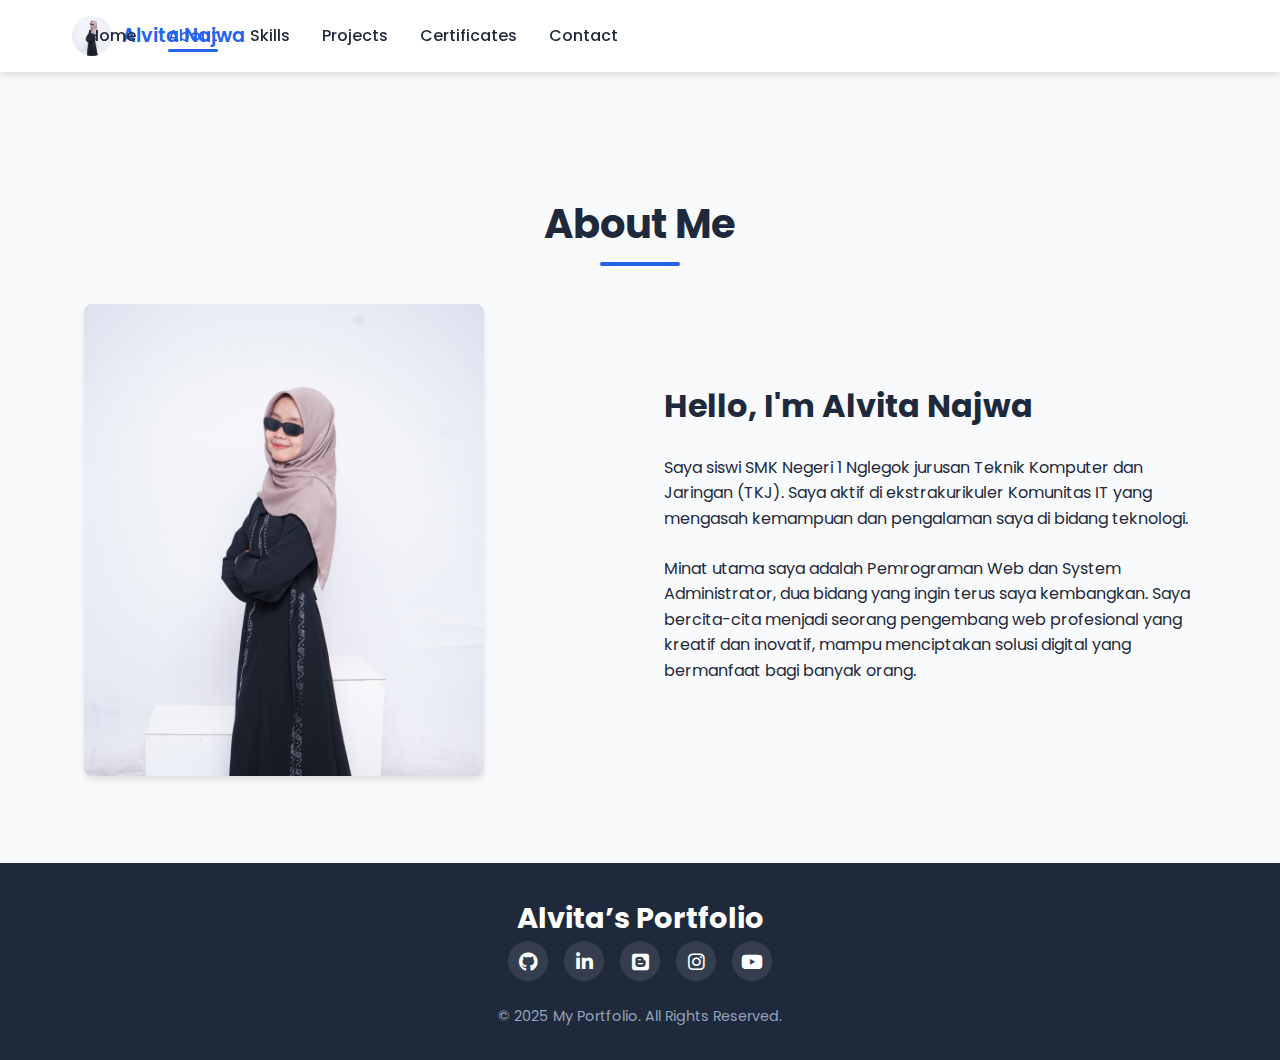
<file: about.html>
<!DOCTYPE html>
<html lang="en">
<head>
    <meta charset="UTF-8">
    <meta name="viewport" content="width=device-width, initial-scale=1.0">
    <title>Portofolio Alvita</title>
    <link rel="stylesheet" href="css/style.css">
    <link rel="stylesheet" href="css/responsive.css">
    <!-- Web Icon -->
    <link rel="shortcut icon" href="img/favicon.png" type="image/x-icon">
    <!-- Font Awesome for icons -->
    <link rel="stylesheet" href="https://cdnjs.cloudflare.com/ajax/libs/font-awesome/6.0.0-beta3/css/all.min.css">
    <!-- Google Fonts -->
    <link href="https://fonts.googleapis.com/css2?family=Poppins:wght@300;400;500;600;700&display=swap" rel="stylesheet">
</head>
<body>
    <!-- Navigation -->
    <header>
        <nav class="navbar">
            <div class="nav-container">
                <div class="logo">
                    <img src="img/fotoal.jpg.jpeg" alt="profile">
                    <a href="index.html">Alvita Najwa</a>
                </div>
                <ul class="nav-menu">
                    <li class="nav-item">
                        <a href="index.html" class="nav-link">Home</a>
                    </li>
                    <li class="nav-item">
                        <a href="about.html" class="nav-link active">About</a>
                    </li>
                    <li class="nav-item">
                        <a href="skills.html" class="nav-link">Skills</a>
                    </li>
                    <li class="nav-item">
                        <a href="projects.html" class="nav-link">Projects</a>
                    </li>
                    <li class="nav-item">
                        <a href="certificates.html" class="nav-link">Certificates</a>
                    </li>
                    <li class="nav-item">
                        <a href="contact.html" class="nav-link">Contact</a>
                    </li>
                </ul>
                <div class="nav-toggle">
                    <span class="bar"></span>
                    <span class="bar"></span>
                    <span class="bar"></span>
                </div>
            </div>
        </nav>
    </header>

    <section id="about" class="about">
        <div class="container">
            <h2 class="section-title">About Me</h2>
            <div class="about-content">
                <div class="about-img">
                    <img src="img/fotoal.jpg.jpeg" alt="About Photo">
                </div>
                <div class="about-text">
                    <h3>Hello, I'm Alvita Najwa</h3>
                    <p>Saya siswi SMK Negeri 1 Nglegok jurusan Teknik Komputer dan Jaringan (TKJ). Saya aktif di ekstrakurikuler Komunitas IT yang mengasah kemampuan dan pengalaman saya di bidang teknologi.</p>
                    <p>Minat utama saya adalah Pemrograman Web dan System Administrator, dua bidang yang ingin terus saya kembangkan. Saya bercita-cita menjadi seorang pengembang web profesional yang kreatif dan inovatif, mampu menciptakan solusi digital yang bermanfaat bagi banyak orang.</p>
                </div>
            </div>
        </div>
    </section>

    <!-- Footer -->
    <footer class="footer">
        <div class="container">
            <div class="footer-content">
                <div class="footer-logo">
                    <a href="#home">Alvita’s Portfolio</a>
                </div>
                <div class="footer-social">
                    <a href="https://github.com/alvita-najwa"><i class="fab fa-github"></i></a>
                    <a href="https://www.linkedin.com/in/alvita-najwa-zahrotun-nashiha-34694b32a/"><i class="fab fa-linkedin-in"></i></a>
                    <a href="https://alvitaanajwaa.blogspot.com/"><i class="fab fa-blogger"></i></a>
                    <a href="https://www.instagram.com/alvitaa.id?igsh=MXd4eTZqYmRrbDlqMA=="><i class="fab fa-instagram"></i></a>
                    <a href="https://www.youtube.com/@Alvita_Najwa"><i class="fab fa-youtube"></i></a>
                </div>
                <div class="footer-info">
                    <p>&copy; 2025 My Portfolio. All Rights Reserved.</p>
                </div>
            </div>
        </div>
    </footer>

    <script src="js/script.js"></script>
</body>
</html>
</file>
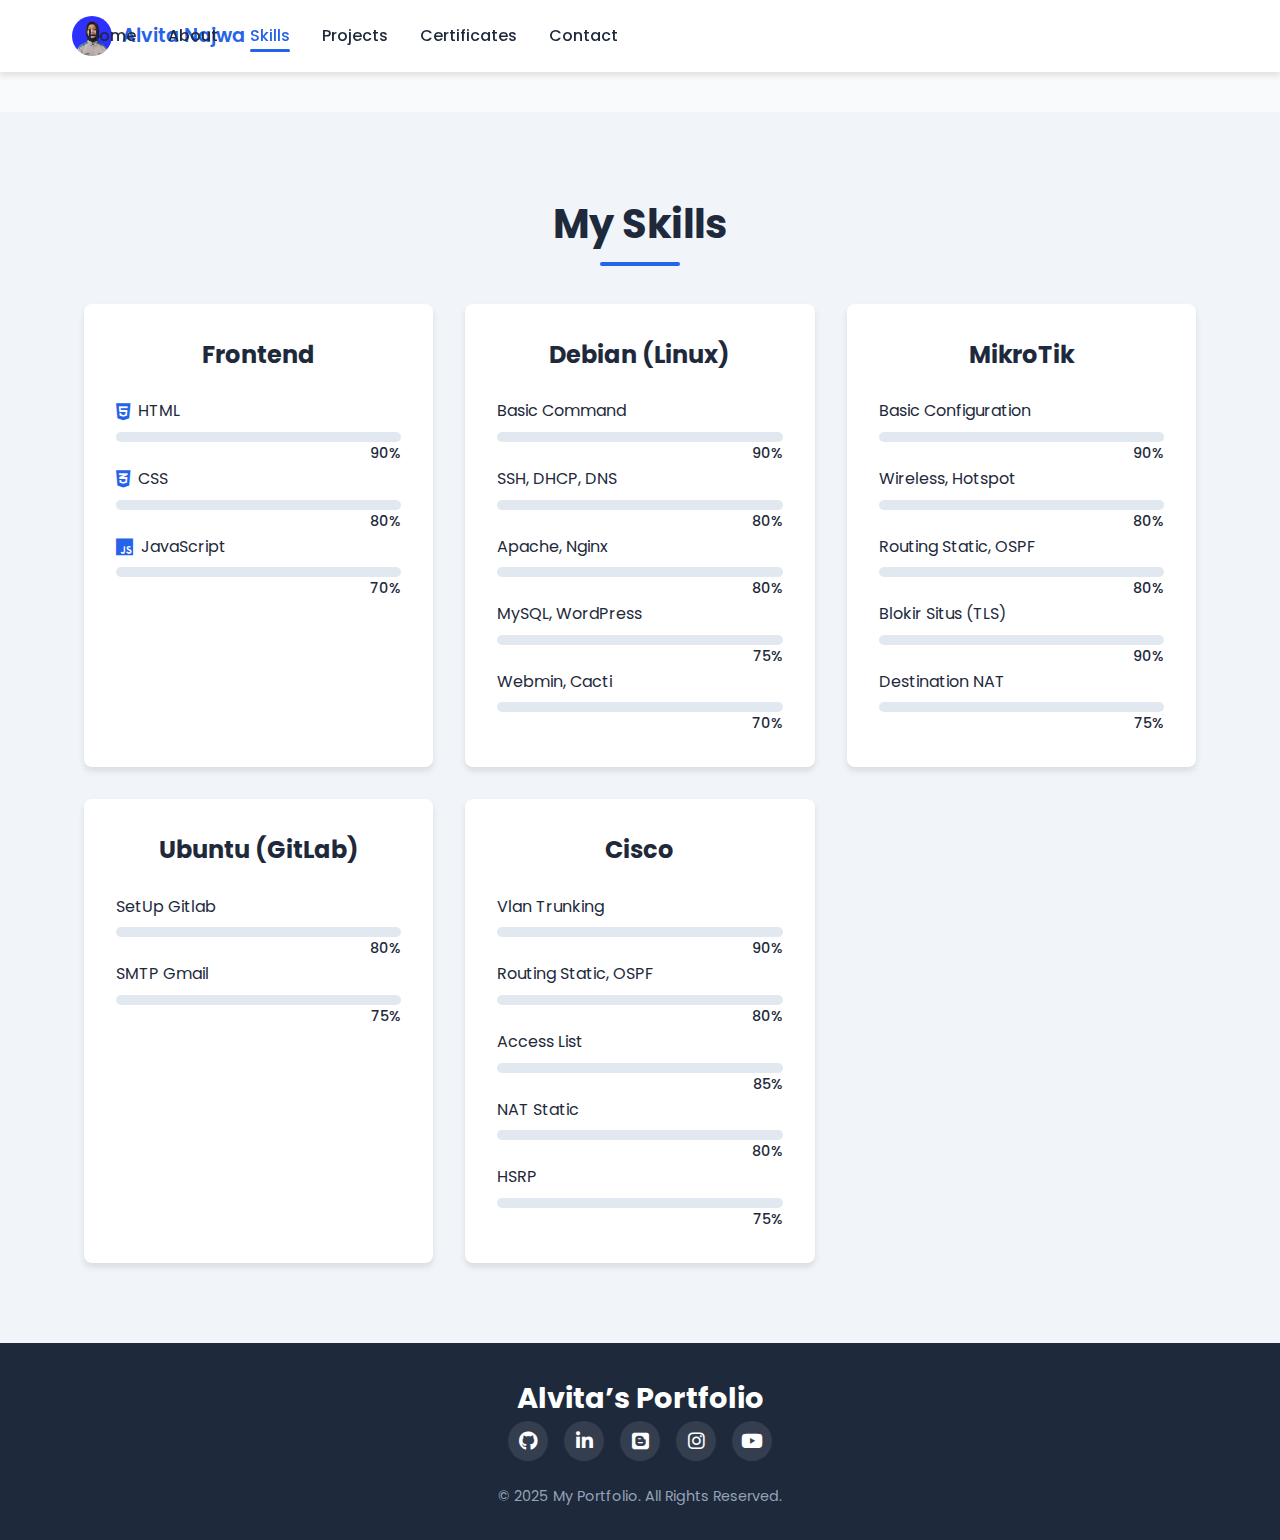
<file: skills.html>
<!DOCTYPE html>
<html lang="en">
<head>
    <meta charset="UTF-8">
    <meta name="viewport" content="width=device-width, initial-scale=1.0">
    <title>Portfolio Alvita - Skills</title>
    <link rel="stylesheet" href="css/style.css">
    <link rel="stylesheet" href="css/responsive.css">
    <!-- Web Icon -->
    <link rel="shortcut icon" href="img/favicon.png" type="image/x-icon">
    <!-- Font Awesome for icons -->
    <link rel="stylesheet" href="https://cdnjs.cloudflare.com/ajax/libs/font-awesome/6.0.0-beta3/css/all.min.css">
    <!-- Google Fonts -->
    <link href="https://fonts.googleapis.com/css2?family=Poppins:wght@300;400;500;600;700&display=swap" rel="stylesheet">
</head>
<body>
    <!-- Navigation -->
    <header>
        <nav class="navbar">
            <div class="nav-container">
                <div class="logo">
                    <img src="img/alvita.jpeg" alt="profile">
                    <a href="index.html">Alvita <span>Najwa</span></a>
                </div>
                <ul class="nav-menu">
                    <li class="nav-item">
                        <a href="index.html" class="nav-link">Home</a>
                    </li>
                    <li class="nav-item">
                        <a href="about.html" class="nav-link">About</a>
                    </li>
                    <li class="nav-item">
                        <a href="skills.html" class="nav-link active">Skills</a>
                    </li>
                    <li class="nav-item">
                        <a href="projects.html" class="nav-link">Projects</a>
                    </li>
                    <li class="nav-item">
                        <a href="certificates.html" class="nav-link">Certificates</a>
                    </li>
                    <li class="nav-item">
                        <a href="contact.html" class="nav-link">Contact</a>
                    </li>
                </ul>
                <div class="nav-toggle">
                    <span class="bar"></span>
                    <span class="bar"></span>
                    <span class="bar"></span>
                </div>
            </div>
        </nav>
    </header>

    <!-- Skills Section -->
    <section id="skills" class="skills">
        <div class="container">
            <h2 class="section-title">My Skills</h2>
            <div class="skills-content">
                <div class="skill-category">
                    <h3>Frontend</h3>
                    <div class="skill">
                        <div class="skill-name">
                            <i class="fab fa-html5"></i>
                            <span>HTML</span>
                        </div>
                        <div class="skill-bar">
                            <div class="skill-progress" data-progress="90%"></div>
                        </div>
                        <span class="skill-percent">90%</span>
                    </div>
                    <div class="skill">
                        <div class="skill-name">
                            <i class="fab fa-css3-alt"></i>
                            <span>CSS</span>
                        </div>
                        <div class="skill-bar">
                            <div class="skill-progress" data-progress="80%"></div>
                        </div>
                        <span class="skill-percent">80%</span>
                    </div>
                    <div class="skill">
                        <div class="skill-name">
                            <i class="fab fa-js"></i>
                            <span>JavaScript</span>
                        </div>
                        <div class="skill-bar">
                            <div class="skill-progress" data-progress="70%"></div>
                        </div>
                        <span class="skill-percent">70%</span>
                    </div>
                </div>
                
                <div class="skill-category">
                    <h3>Debian (Linux)</h3>
                    <div class="skill">
                        <div class="skill-name">
                            <span>Basic Command</span>
                        </div>
                        <div class="skill-bar">
                            <div class="skill-progress" data-progress="90%"></div>
                        </div>
                        <span class="skill-percent">90%</span>
                    </div>
                    <div class="skill">
                        <div class="skill-name">
                            <span>SSH, DHCP, DNS</span>
                        </div>
                        <div class="skill-bar">
                            <div class="skill-progress" data-progress="80%"></div>
                        </div>
                        <span class="skill-percent">80%</span>
                    </div>
                    <div class="skill">
                        <div class="skill-name">
                            <span>Apache, Nginx</span>
                        </div>
                    <div class="skill-bar">
                            <div class="skill-progress" data-progress="80%"></div>
                        </div>
                        <span class="skill-percent">80%</span>
                    </div>
                    <div class="skill">
                        <div class="skill-name">
                            <span>MySQL, WordPress</span>
                        </div>
                    <div class="skill-bar">
                            <div class="skill-progress" data-progress="75%"></div>
                        </div>
                        <span class="skill-percent">75%</span>
                    </div>
                    <div class="skill">
                        <div class="skill-name">
                            <span>Webmin, Cacti</span>
                        </div>
                    <div class="skill-bar">
                            <div class="skill-progress" data-progress="70%"></div>
                        </div>
                        <span class="skill-percent">70%</span>
                    </div>
                </div>

            <div class="skill-category">
                    <h3>MikroTik</h3>
                    <div class="skill">
                        <div class="skill-name">
                            <span>Basic Configuration</span>
                        </div>
                        <div class="skill-bar">
                            <div class="skill-progress" data-progress="90%"></div>
                        </div>
                        <span class="skill-percent">90%</span>
                    </div>
                    <div class="skill">
                        <div class="skill-name">
                            <span>Wireless, Hotspot</span>
                        </div>
                        <div class="skill-bar">
                            <div class="skill-progress" data-progress="80%"></div>
                        </div>
                        <span class="skill-percent">80%</span>
                    </div>
                    <div class="skill">
                        <div class="skill-name">
                            <span>Routing Static, OSPF</span>
                        </div>
                    <div class="skill-bar">
                            <div class="skill-progress" data-progress="80%"></div>
                        </div>
                        <span class="skill-percent">80%</span>
                    </div>
                    <div class="skill">
                        <div class="skill-name">
                            <span>Blokir Situs (TLS)</span>
                        </div>
                    <div class="skill-bar">
                            <div class="skill-progress" data-progress="90%"></div>
                        </div>
                        <span class="skill-percent">90%</span>
                    </div>
                    <div class="skill">
                        <div class="skill-name">
                            <span>Destination NAT</span>
                        </div>
                    <div class="skill-bar">
                            <div class="skill-progress" data-progress="75%"></div>
                        </div>
                        <span class="skill-percent">75%</span>
                    </div>
                </div>
                
                <div class="skill-category">
                    <h3>Ubuntu (GitLab)</h3>
                    <div class="skill">
                        <div class="skill-name">
                            <span>SetUp  Gitlab</span>
                        </div>
                        <div class="skill-bar">
                            <div class="skill-progress" data-progress="80%"></div>
                        </div>
                        <span class="skill-percent">80%</span>
                    </div>
                    <div class="skill">
                        <div class="skill-name">
                            <span>SMTP Gmail</span>
                        </div>
                        <div class="skill-bar">
                            <div class="skill-progress" data-progress="75%"></div>
                        </div>
                        <span class="skill-percent">75%</span>
                    </div>
                </div>

                <div class="skill-category">
                    <h3>Cisco</h3>
                    <div class="skill">
                        <div class="skill-name">
                            <span>Vlan Trunking</span>
                        </div>
                        <div class="skill-bar">
                            <div class="skill-progress" data-progress="80%"></div>
                        </div>
                        <span class="skill-percent">90%</span>
                    </div>
                    <div class="skill">
                        <div class="skill-name">
                            <span>Routing Static, OSPF</span>
                        </div>
                        <div class="skill-bar">
                            <div class="skill-progress" data-progress="75%"></div>
                        </div>
                        <span class="skill-percent">80%</span>
                    </div>
                    <div class="skill">
                        <div class="skill-name">
                            <span>Access List</span>
                        </div>
                        <div class="skill-bar">
                            <div class="skill-progress" data-progress="80%"></div>
                        </div>
                        <span class="skill-percent">85%</span>
                    </div>
                    <div class="skill">
                        <div class="skill-name">
                            <span>NAT Static</span>
                        </div>
                        <div class="skill-bar">
                            <div class="skill-progress" data-progress="75%"></div>
                        </div>
                        <span class="skill-percent">80%</span>
                    </div>
                    <div class="skill">
                        <div class="skill-name">
                            <span>HSRP</span>
                        </div>
                        <div class="skill-bar">
                            <div class="skill-progress" data-progress="80%"></div>
                        </div>
                        <span class="skill-percent">75%</span>
                    </div>
                </div>

            </div>
        </div>
    </section>

    <!-- Footer -->
    <footer class="footer">
        <div class="container">
            <div class="footer-content">
                <div class="footer-logo">
                    <a href="#home">Alvita’s Portfolio</a>
                </div>
                <div class="footer-social">
                    <a href="https://github.com/alvita-najwa"><i class="fab fa-github"></i></a>
                    <a href="https://www.linkedin.com/in/alvita-najwa-zahrotun-nashiha-34694b32a/"><i class="fab fa-linkedin-in"></i></a>
                    <a href="https://alvitaanajwaa.blogspot.com/"><i class="fab fa-blogger"></i></a>
                    <a href="https://www.instagram.com/alvitaa.id?igsh=MXd4eTZqYmRrbDlqMA=="><i class="fab fa-instagram"></i></a>
                    <a href="https://www.youtube.com/@Alvita_Najwa"><i class="fab fa-youtube"></i></a>
                </div>
                <div class="footer-info">
                    <p>&copy; 2025 My Portfolio. All Rights Reserved.</p>
                </div>
            </div>
        </div>
    </footer>

    <!-- JavaScript for animations -->
    <script src="js/script.js"></script>
</body>
</html>
</body>
</html>
</file>
<file: css/responsive.css>
/* Responsive CSS */
/* Large Devices (Desktops, 1200px and down) */
@media (max-width: 1200px) {
    .container {
        max-width: 960px;
    }
    
    .hero h1 {
        font-size: 3rem;
    }
    
    .hero h2 {
        font-size: 1.5rem;
    }
    
    .hero p {
        font-size: 1.1rem;
    }
    
    .section-title {
        font-size: 2.2rem;
    }
}

/* Medium Devices (Tablets, 992px and down) */
@media (max-width: 992px) {
    .container {
        max-width: 720px;
    }
    
    .hero h1 {
        font-size: 2.5rem;
    }
    
    .hero h2 {
        font-size: 1.3rem;
    }
    
    .hero p {
        font-size: 1rem;
    }
    
    .about-content {
        flex-direction: column;
    }
    
    .about-img,
    .about-text {
        width: 100%;
        text-align: center;
    }
    
    .about-img img {
        max-width: 300px;
        margin: 0 auto;
    }
    
    .timeline-item {
        text-align: left;
    }
    
    .contact-content {
        grid-template-columns: 1fr;
    }
    
    .contact-info {
        text-align: center;
    }
    
    .contact-item {
        justify-content: center;
    }
    
    .social-links {
        justify-content: center;
    }
}

/* Small Devices (Landscape phones, 768px and down) */
@media (max-width: 768px) {
    .container {
        max-width: 540px;
    }
    
    .nav-menu {
        position: fixed;
        left: -100%;
        top: 70px;
        flex-direction: column;
        background-color: var(--white-color);
        width: 100%;
        text-align: center;
        transition: 0.3s;
        box-shadow: var(--shadow);
        padding: 2rem 0;
    }
    
    .nav-menu.active {
        left: 0;
    }
    
    .nav-item {
        margin: 1rem 0;
    }
    
    .nav-toggle {
        display: flex;
    }
    
    .nav-toggle.active .bar:nth-child(2) {
        opacity: 0;
    }
    
    .nav-toggle.active .bar:nth-child(1) {
        transform: translateY(8px) rotate(45deg);
    }
    
    .nav-toggle.active .bar:nth-child(3) {
        transform: translateY(-8px) rotate(-45deg);
    }
    
    .hero {
        padding: 0 15px;
    }
    
    .hero h1 {
        font-size: 2rem;
    }
    
    .hero h2 {
        font-size: 1.2rem;
    }
    
    .hero p {
        font-size: 0.9rem;
    }
    
    .profile-photo {
        width: 150px;
        height: 150px;
    }
    
    .section-title {
        font-size: 2rem;
    }
    
    .skills-content {
        grid-template-columns: 1fr;
    }
    
    .project-grid {
        grid-template-columns: repeat(auto-fill, minmax(250px, 1fr));
    }
    
    .certificate-gallery {
        grid-template-columns: repeat(auto-fill, minmax(200px, 1fr));
    }
    
    .hero-btns {
        flex-direction: column;
        align-items: center;
    }
    
    .hero-btns .btn {
        width: 80%;
        max-width: 250px;
    }
}

/* Extra Small Devices (Portrait phones, 576px and down) */
@media (max-width: 576px) {
    .container {
        width: 100%;
        padding: 0 15px;
    }
    
    .nav-container {
        padding: 1rem;
    }
    
    .logo a {
        font-size: 1.5rem;
    }
    
    .hero h1 {
        font-size: 1.8rem;
    }
    
    .hero h2 {
        font-size: 1rem;
    }
    
    .hero p {
        font-size: 0.8rem;
    }
    
    .section-title {
        font-size: 1.8rem;
    }
    
    .project-grid {
        grid-template-columns: 1fr;
    }
    
    .certificate-gallery {
        grid-template-columns: 1fr;
    }
    
    .project-links {
        flex-direction: column;
    }
    
    .project-links .btn {
        width: 100%;
    }
    
    .footer-content {
        padding: 0 15px;
    }
}

/* Extra Extra Small Devices (Small phones, 400px and down) */
@media (max-width: 400px) {
    .hero h1 {
        font-size: 1.5rem;
    }
    
    .hero h2 {
        font-size: 0.9rem;
    }
    
    .section-title {
        font-size: 1.5rem;
    }
    
    .btn {
        padding: 10px 20px;
        font-size: 0.9rem;
    }
    
    .project-info {
        padding: 1rem;
    }
    
    .certificate-info {
        padding: 1rem;
    }
}

/* Responsive — Certificate Section */

/* Tablet (max-width: 992px) */
@media (max-width: 992px) {
    .certificate-gallery {
        grid-template-columns: repeat(auto-fill, minmax(220px, 1fr));
        gap: 1.5rem;
    }

    .certificate-item img {
        height: 180px;
    }

    .certificate-info h3 {
        font-size: 1.1rem;
    }

    .certificate-info p {
        font-size: 0.85rem;
    }
}

/* Mobile Landscape & Small Tablet (max-width: 768px) */
@media (max-width: 768px) {
    .certificate-gallery {
        grid-template-columns: repeat(auto-fill, minmax(200px, 1fr));
        gap: 1.2rem;
    }

    .certificate-item img {
        height: 160px;
    }

    .certificate-info {
        padding: 1.2rem;
    }

    .certificate-info h3 {
        font-size: 1rem;
    }
}

/* Mobile Portrait (max-width: 576px) */
@media (max-width: 576px) {
    .certificate-gallery {
        grid-template-columns: 1fr;
        gap: 1rem;
    }

    .certificate-item img {
        height: auto;
    }

    .certificate-info {
        padding: 1rem;
    }

    .certificate-info h3 {
        font-size: 1rem;
    }

    .certificate-info p {
        font-size: 0.85rem;
    }
}

/* === FIX: Hamburger menu klik tidak berfungsi di HP === */
.nav-menu {
  position: fixed;
  z-index: 1000; /* pastikan menu di atas hero atau elemen lain */
}

.nav-toggle {
  position: relative;
  z-index: 1100; /* tombol hamburger tetap di atas menu */
}

.navbar,
.nav-container {
  position: relative;
  z-index: 999; /* navbar berada di lapisan atas */
}

.hero {
  position: relative;
  z-index: 1; /* hero tidak menimpa navbar */
}
</file>
<file: css/style.css>
/* CSS Reset */
* {
    margin: 0;
    padding: 0;
    box-sizing: border-box;
}

/* Variables */
:root {
    --primary-color: #2563eb;
    --secondary-color: #1e40af;
    --dark-color: #1e293b;
    --light-color: #f8fafc;
    --gray-color: #94a3b8;
    --white-color: #ffffff;
    --transition: all 0.3s ease;
    --shadow: 0 4px 6px rgba(0, 0, 0, 0.1);
    --border-radius: 8px;
}

/* Base Styles */
body {
    font-family: 'Poppins', sans-serif;
    line-height: 1.6;
    color: var(--dark-color);
    background-color: var(--light-color);
    overflow-x: hidden;
    display: flex;
    flex-direction: column;
    min-height: 100vh;
}

.container {
    width: 90%;
    max-width: 1200px;
    margin: 0 auto;
    padding: 0 20px;
}

.section-title {
    font-size: 2.5rem;
    text-align: center;
    margin-bottom: 3rem;
    position: relative;
}

.section-title::after {
    content: '';
    position: absolute;
    bottom: -10px;
    left: 50%;
    transform: translateX(-50%);
    width: 80px;
    height: 4px;
    background: var(--primary-color);
    border-radius: 2px;
}

.btn {
    display: inline-block;
    padding: 12px 28px;
    background: var(--primary-color);
    color: var(--white-color);
    border: none;
    border-radius: var(--border-radius);
    font-size: 1rem;
    font-weight: 500;
    text-decoration: none;
    cursor: pointer;
    transition: var(--transition);
    text-align: center;
}

.btn:hover {
    background: var(--secondary-color);
    transform: translateY(-3px);
    box-shadow: var(--shadow);
}

.btn-outline {
    background: transparent;
    border: 2px solid var(--primary-color);
    color: var(--primary-color);
}

.btn-outline:hover {
    background: var(--primary-color);
    color: var(--white-color);
}

.button-primary {
  background-color: #1a73e8; /* biru solid */
  color: white;
  border: none;
  padding: 12px 28px;
  border-radius: 8px;
  font-weight: 600;
  cursor: pointer;
}

.button-outline {
  background-color: transparent;
  color: #1a73e8;
  border: 2px solid #1a73e8;
  padding: 12px 28px;
  border-radius: 8px;
  font-weight: 500;
  cursor: pointer;
}

.button-group {
  display: flex;
  gap: 16px;
}


/* Navigation */
.navbar {
    position: fixed;
    top: 0;
    left: 0;
    width: 100%;
    background: var(--white-color);
    box-shadow: var(--shadow);
    z-index: 1000;
}

.nav-container {
    display: flex;
    justify-content: space-between;
    align-items: center;
    padding: 1rem 2rem;
    max-width: 1200px;
    margin: 0 auto;
}

.logo {
    display: flex;
    align-items: center;
}

.logo a {
    font-size: 1.2rem;
    font-weight: 600;
    color: var(--primary-color);
    text-decoration: none;
    margin-left: 10px;
}

.logo a span {
    color: #2563eb; 
    font-weight: 600; 
}

.logo img {
    width: 40px;
    height: 40px;
    border-radius: 50%;
    object-fit: cover;
}

.nav-menu {
    display: flex;
    list-style: none;
}

.nav-item {
    margin: 0 1rem;
}

.nav-link {
    color: var(--dark-color);
    text-decoration: none;
    font-weight: 500;
    transition: var(--transition);
    position: relative;
}

.nav-link:hover,
.nav-link.active {
    color: var(--primary-color);
}

.nav-link.active::after {
    content: '';
    position: absolute;
    bottom: -5px;
    left: 0;
    width: 100%;
    height: 3px;
    background: var(--primary-color);
    border-radius: 3px;
}

.nav-toggle {
    display: none;
    flex-direction: column;
    cursor: pointer;
}

.bar {
    width: 25px;
    height: 3px;
    background: var(--dark-color);
    margin: 3px 0;
    transition: var(--transition);
}

/* Hero Section */
.hero {
    height: 100vh;
    display: flex;
    align-items: center;
    justify-content: center;
    background: linear-gradient(135deg, rgba(37, 99, 235, 0.1) 0%, rgba(30, 64, 175, 0.1) 100%);
    position: relative;
    overflow: hidden;
}

.hero::before {
    content: '';
    position: absolute;
    top: -50%;
    left: -50%;
    width: 200%;
    height: 200%;
    background: radial-gradient(circle, rgba(255,255,255,0.1) 0%, rgba(255,255,255,0) 70%);
    z-index: -1;
}

.hero-container {
    text-align: center;
    padding: 0 20px;
}

.profile-photo {
    width: 200px;
    height: 200px;
    border-radius: 50%;
    object-fit: cover;
    border: 5px solid var(--white-color);
    box-shadow: var(--shadow);
    margin-bottom: 2rem;
}

.hero h1 {
    font-size: 1.5rem; 
    font-weight: 600;
    margin-bottom: 0.8rem;
    color: var(--dark-color);
}

.hero h2 {
    font-size: 1.8rem;
    margin-bottom: 1.5rem;
    color: var(--secondary-color);
}

.hero p {
    font-size: 1.2rem;
    max-width: 700px;
    margin: 0 auto 2rem;
    color: var(--dark-color);
}

.hero-btns {
    display: flex;
    justify-content: center;
    gap: 1rem;
    flex-wrap: wrap;
}

/* About Section */
.about {
    padding: 5rem 0;
    margin-top: 40px;
}

.about-content {
    display: flex;
    align-items: center;
    gap: 3rem;
}

.about-img {
    flex: 1;
}

.about-img img {
    width: 100%;
    max-width: 400px;
    border-radius: var(--border-radius);
    box-shadow: var(--shadow);
}

.about-text {
    flex: 1;
}

.about-text h3 {
    font-size: 2rem;
    margin-bottom: 1.5rem;
    color: var(--dark-color);
}

.about-text p {
    margin-bottom: 1.5rem;
    color: var(--dark-color);
}

/* Skills Section */
.skills {
    padding: 5rem 0;
    background-color: #f1f5f9;
    margin-top: 40px;
}

.skills-content {
    display: grid;
    grid-template-columns: repeat(auto-fit, minmax(300px, 1fr));
    gap: 2rem;
}

.skill-category {
    background: var(--white-color);
    padding: 2rem;
    border-radius: var(--border-radius);
    box-shadow: var(--shadow);
}

.skill-category h3 {
    font-size: 1.5rem;
    margin-bottom: 1.5rem;
    color: var(--dark-color);
    text-align: center;
}

.skill {
    margin-bottom: 1.5rem;
}

.skill:last-child {
    margin-bottom: 0;
}

.skill-name {
    display: flex;
    align-items: center;
    margin-bottom: 0.5rem;
}

.skill-name i {
    font-size: 1.2rem;
    margin-right: 0.5rem;
    color: var(--primary-color);
}

.skill-bar {
    height: 10px;
    background: #e2e8f0;
    border-radius: 5px;
    overflow: hidden;
}

.skill-progress {
    height: 100%;
    background: var(--primary-color);
    border-radius: 5px;
    position: relative;
    width: 0;
    transition: width 1s ease-in-out;
}

.skill-percent {
    float: right;
    font-size: 0.9rem;
    font-weight: 500;
    color: var(--dark-color);
}

/* Projects Section */
.projects {
    padding: 5rem 0;
    margin-top: 40px;
}

.project-filter {
    display: flex;
    justify-content: center;
    flex-wrap: wrap;
    gap: 1rem;
    margin-bottom: 2rem;
}

.filter-btn {
    padding: 8px 20px;
    background: var(--white-color);
    border: 1px solid var(--gray-color);
    border-radius: 30px;
    cursor: pointer;
    transition: var(--transition);
}

.filter-btn.active,
.filter-btn:hover {
    background: var(--primary-color);
    color: var(--white-color);
    border-color: var(--primary-color);
}

.project-grid {
    display: grid;
    grid-template-columns: repeat(auto-fill, minmax(300px, 1fr));
    gap: 2rem;
    align-items: stretch;
}

.project-card {
    background: var(--white-color);
    border-radius: var(--border-radius);
    overflow: hidden;
    box-shadow: var(--shadow);
    transition: var(--transition);
}

.project-card:hover {
    transform: translateY(-10px);
    box-shadow: 0 10px 20px rgba(0, 0, 0, 0.1);
}

.project-card img {
    width: 100%;
    height: 200px;
    object-fit: cover;
}

.project-info {
    padding: 1.5rem;
}

.project-info h3 {
    font-size: 1.3rem;
    margin-bottom: 0.5rem;
    color: var(--dark-color);
}

.project-info p {
    margin-bottom: 1.5rem;
    color: var(--dark-color);
}

.project-links {
    display: flex;
    gap: 1rem;
    flex-wrap: wrap;
}

.project-links .btn {
    flex: 1;
    text-align: center;
    padding: 8px 16px;
    font-size: 0.9rem;
}

/* Certificates Section */
.certificates {
    padding: 5rem 0;
    background-color: #f1f5f9;
    margin-top: 40px;
}

.certificate-filter {
    display: flex;
    justify-content: center;
    flex-wrap: wrap;
    gap: 1rem;
    margin-bottom: 2rem;
}

.certificate-gallery {
    display: grid;
    grid-template-columns: repeat(auto-fill, minmax(250px, 1fr));
    gap: 2rem;
}

.certificate-item {
    background: var(--white-color);
    border-radius: var(--border-radius);
    overflow: hidden;
    box-shadow: var(--shadow);
    transition: var(--transition);
    cursor: pointer;
}

.certificate-item:hover {
    transform: translateY(-5px);
    box-shadow: 0 10px 20px rgba(0, 0, 0, 0.1);
}

.certificate-item img {
    width: 100%;
    height: 200px;
    object-fit: cover;
}

.certificate-info {
    padding: 1.5rem;
}

.certificate-info h3 {
    font-size: 1.2rem;
    margin-bottom: 0.5rem;
    color: var(--dark-color);
}

.certificate-info p {
    color: var(--gray-color);
    font-size: 0.9rem;
}

/* Contact Section */
.contact {
    padding: 5rem 0;
    margin-top: 40px;
}

.contact-content {
    display: grid;
    grid-template-columns: repeat(auto-fit, minmax(300px, 1fr));
    gap: 3rem;
}

.contact-info h3 {
    font-size: 1.8rem;
    margin-bottom: 1.5rem;
    color: var(--dark-color);
}

.contact-info p {
    margin-bottom: 2rem;
    color: var(--dark-color);
}

.contact-item {
    display: flex;
    gap: 1rem;
    margin-bottom: 1.5rem;
}

.contact-item i {
    font-size: 1.5rem;
    color: var(--primary-color);
    margin-top: 5px;
}

.contact-item h4 {
    font-size: 1.2rem;
    margin-bottom: 0.3rem;
    color: var(--dark-color);
}

.social-links {
    display: flex;
    gap: 1rem;
    margin-top: 2rem;
}

.social-links a {
    display: flex;
    align-items: center;
    justify-content: center;
    width: 40px;
    height: 40px;
    background: var(--primary-color);
    color: var(--white-color);
    border-radius: 50%;
    font-size: 1.2rem;
    transition: var(--transition);
    text-decoration: none;
}

.social-links a:hover {
    background: var(--secondary-color);
    transform: translateY(-3px);
}

.contact-form .form-group {
    margin-bottom: 1.5rem;
}

.contact-form input,
.contact-form textarea {
    width: 100%;
    padding: 12px 15px;
    border: 1px solid #ddd;
    border-radius: var(--border-radius);
    font-family: 'Poppins', sans-serif;
    font-size: 1rem;
    transition: var(--transition);
}

.contact-form input:focus,
.contact-form textarea:focus {
    outline: none;
    border-color: var(--primary-color);
    box-shadow: 0 0 0 3px rgba(37, 99, 235, 0.1);
}

/* Footer */
.footer {
    background: var(--dark-color);
    color: var(--white-color);
    padding: 2rem 0;
    margin-top: auto;
}

.footer-content {
    display: flex;
    flex-direction: column;
    align-items: center;
    text-align: center;
}

.footer-logo a {
    font-size: 1.8rem;
    font-weight: 700;
    color: var(--white-color);
    text-decoration: none;
    margin-bottom: 1rem;
}

.footer-social {
    display: flex;
    gap: 1rem;
    margin-bottom: 1.5rem;
}

.footer-social a {
    display: flex;
    align-items: center;
    justify-content: center;
    width: 40px;
    height: 40px;
    background: rgba(255, 255, 255, 0.1);
    color: var(--white-color);
    border-radius: 50%;
    font-size: 1.2rem;
    transition: var(--transition);
    text-decoration: none;
}

.footer-social a:hover {
    background: var(--primary-color);
    transform: translateY(-3px);
}

.footer-info p {
    font-size: 0.9rem;
    color: var(--gray-color);
}

/* Modal */
.modal {
    display: none;
    position: fixed;
    top: 0;
    left: 0;
    width: 100%;
    height: 100%;
    background: rgba(0, 0, 0, 0.8);
    z-index: 2000;
    align-items: center;
    justify-content: center;
}

.modal-content {
    background: var(--white-color);
    padding: 2rem;
    border-radius: var(--border-radius);
    max-width: 800px;
    width: 90%;
    max-height: 90vh;
    overflow-y: auto;
    position: relative;
}

.close-modal {
    position: absolute;
    top: 15px;
    right: 15px;
    font-size: 1.5rem;
    cursor: pointer;
    color: var(--dark-color);
    background: none;
    border: none;
}

/* Lightbox */
.lightbox {
    display: none;
    position: fixed;
    top: 0;
    left: 0;
    width: 100%;
    height: 100%;
    background: rgba(0, 0, 0, 0.9);
    z-index: 2000;
    align-items: center;
    justify-content: center;
}

.lightbox-content {
    max-width: 90%;
    max-height: 90%;
}

.lightbox-close {
    position: absolute;
    top: 20px;
    right: 20px;
    color: var(--white-color);
    font-size: 2rem;
    cursor: pointer;
}
</file>
